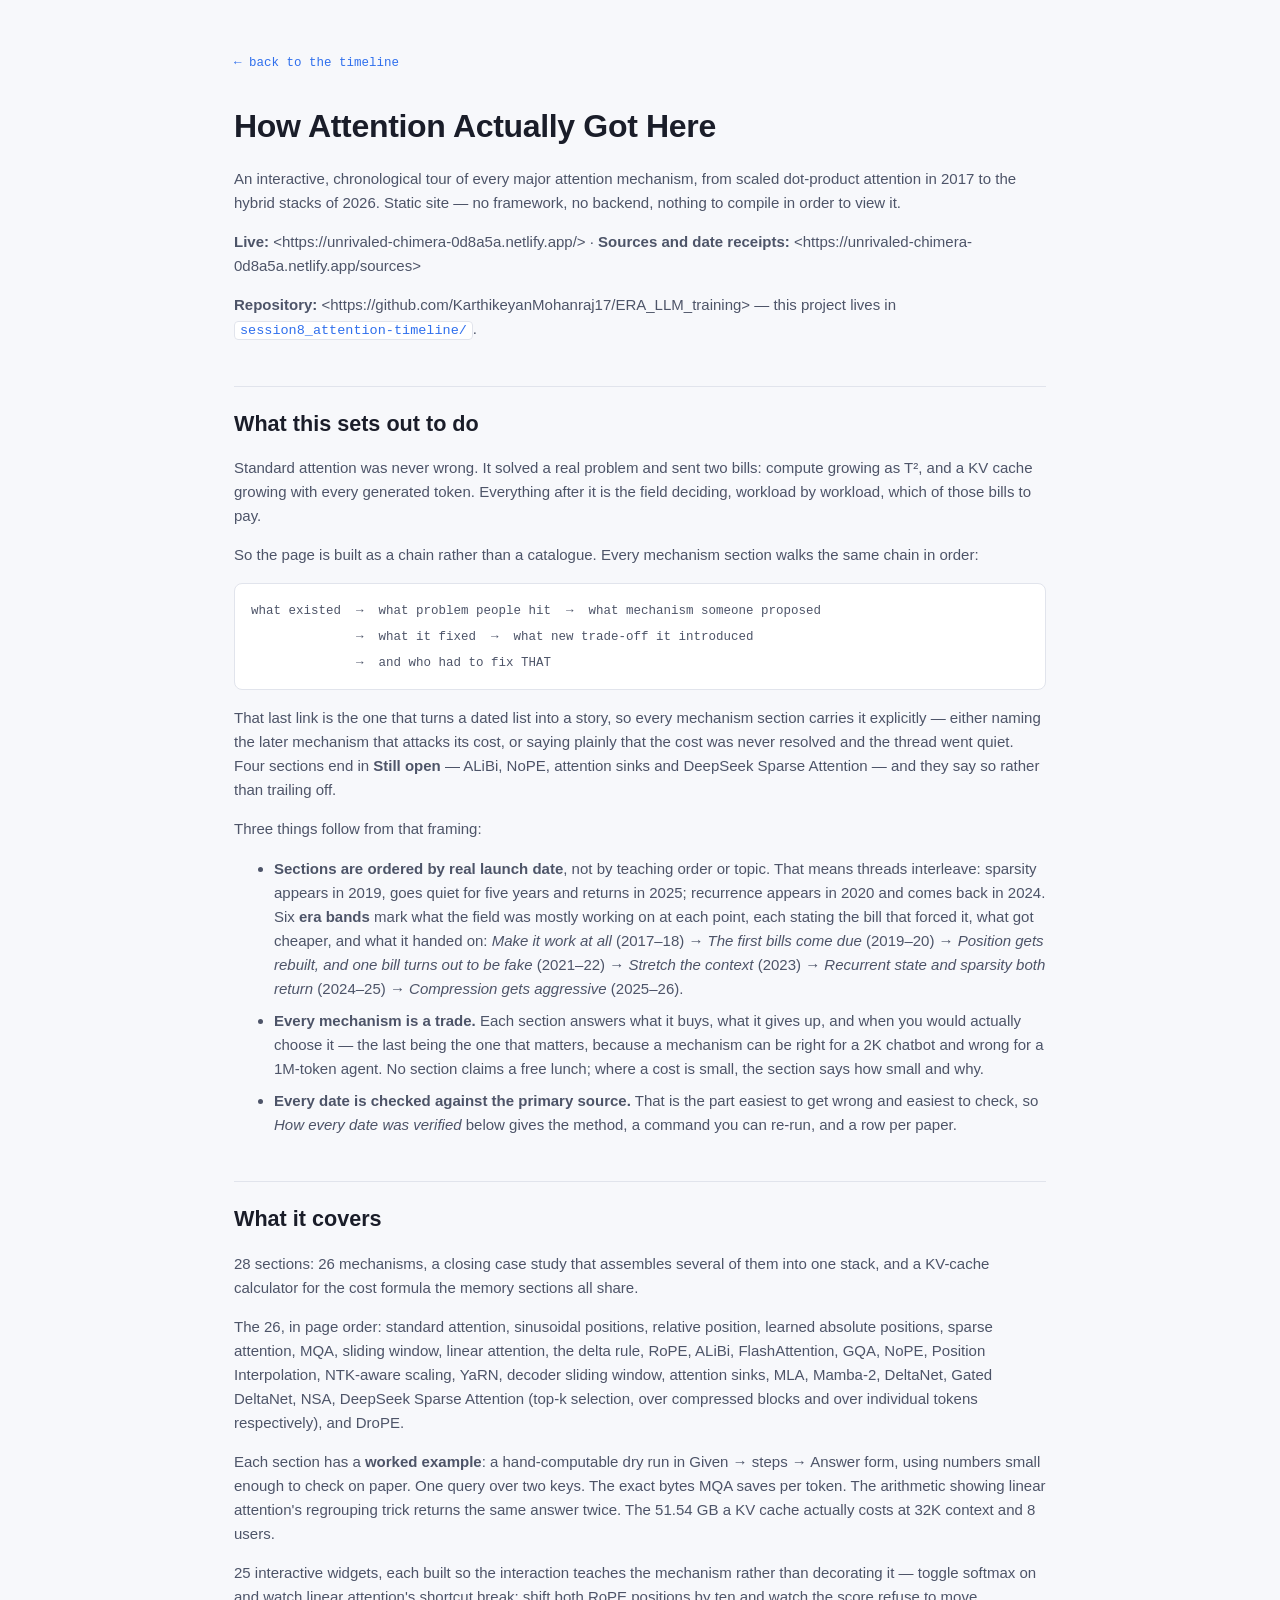
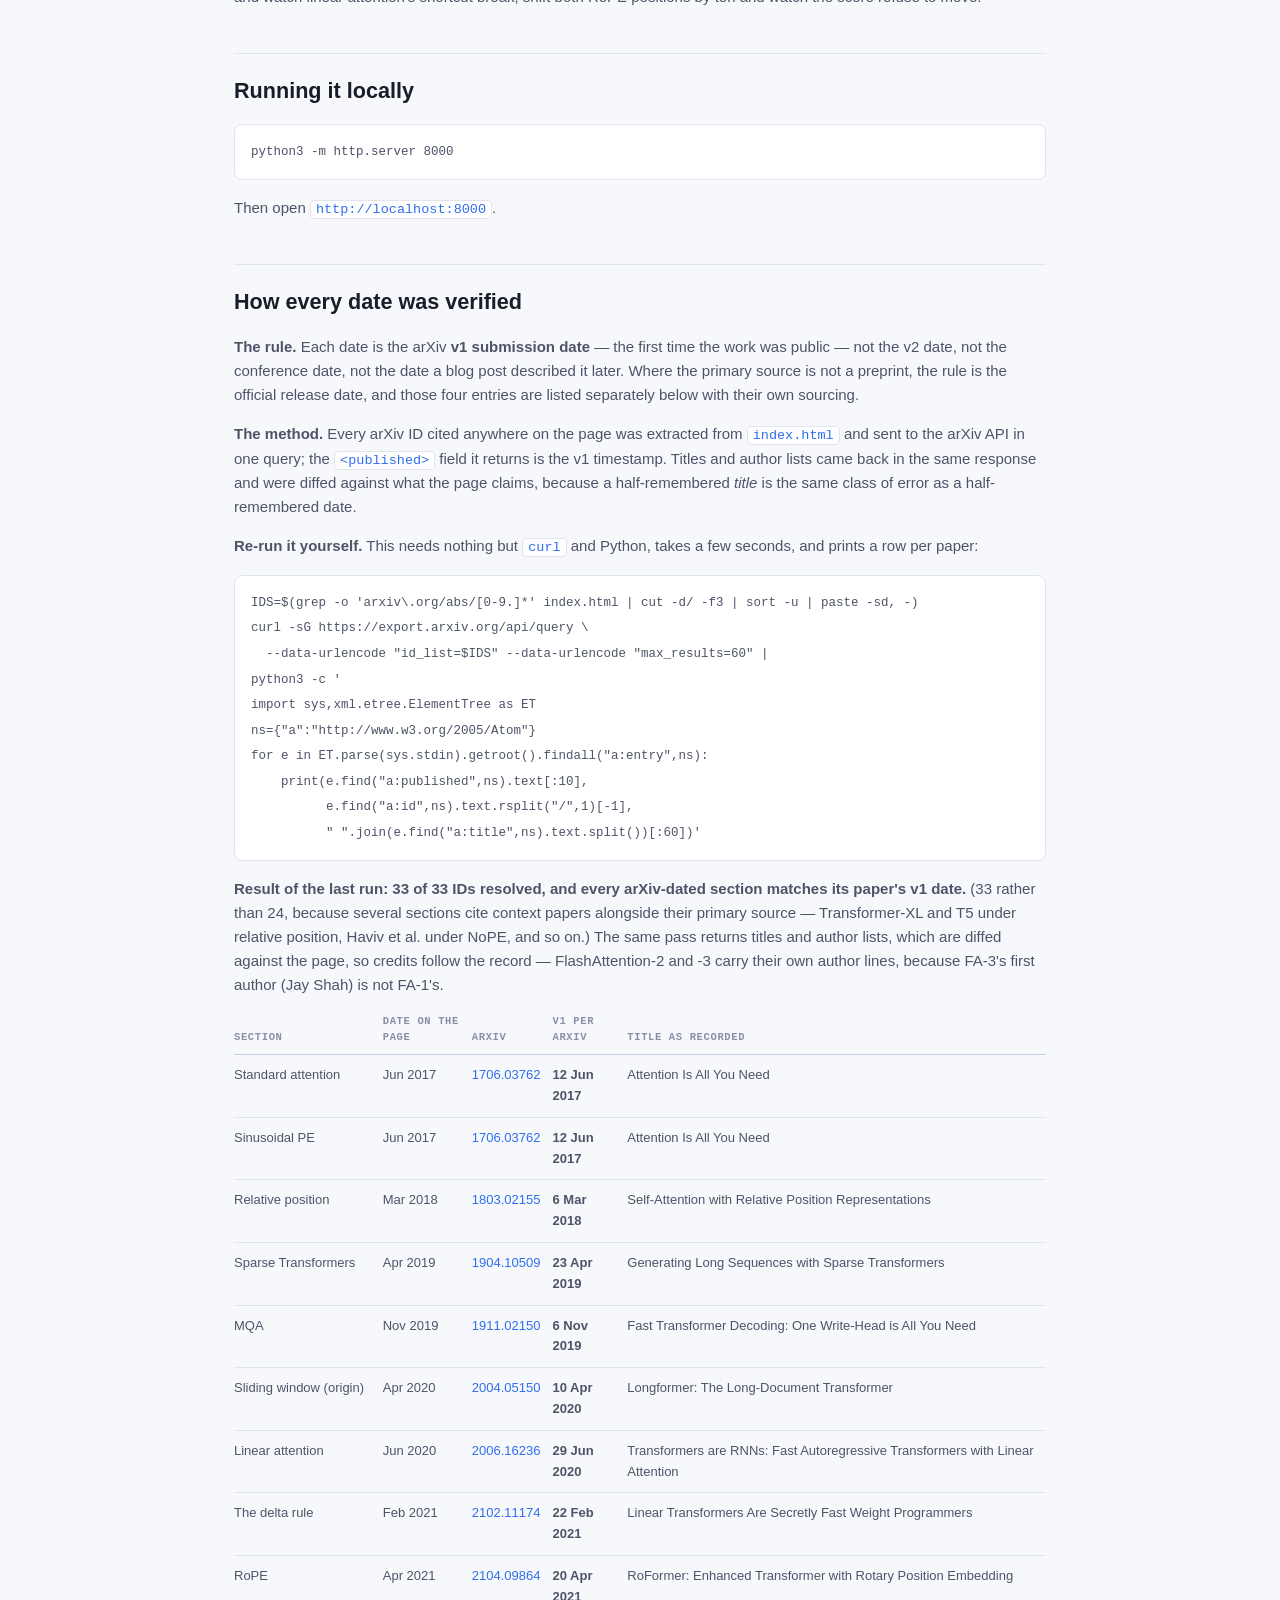
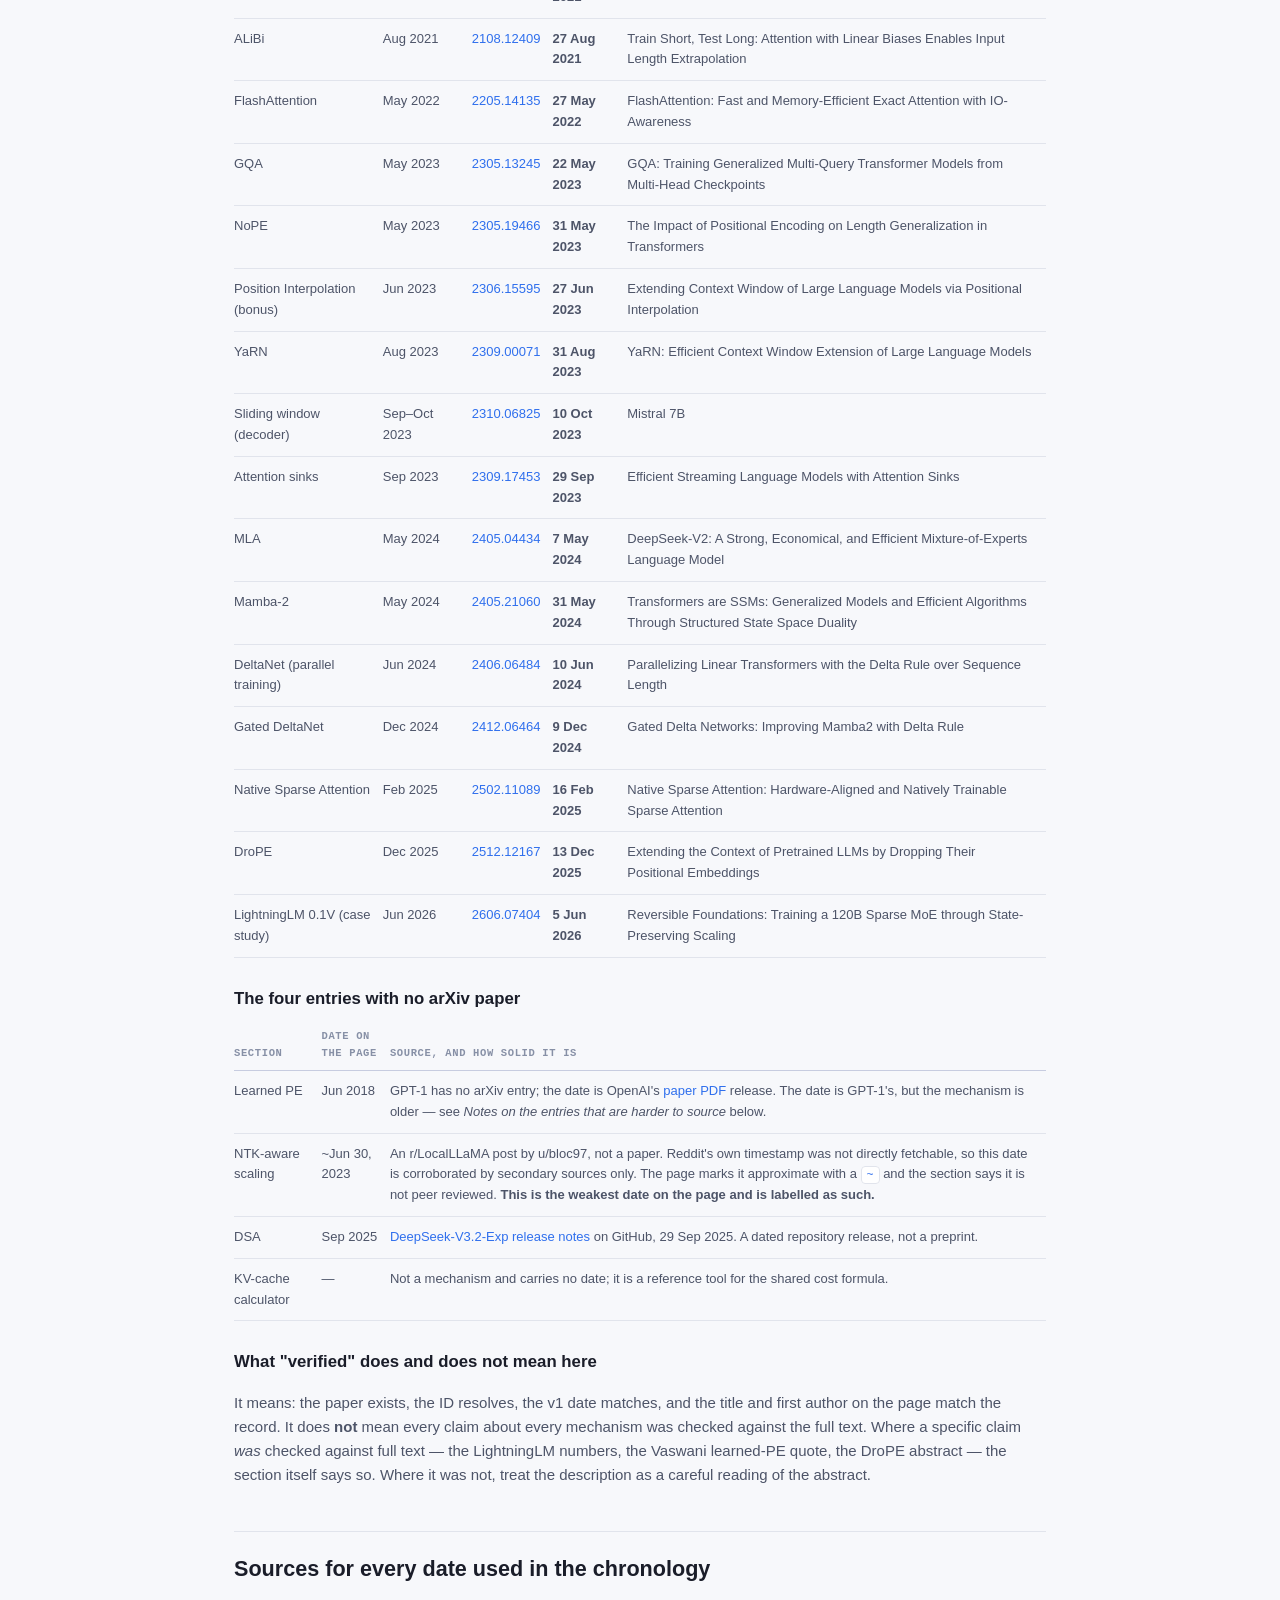
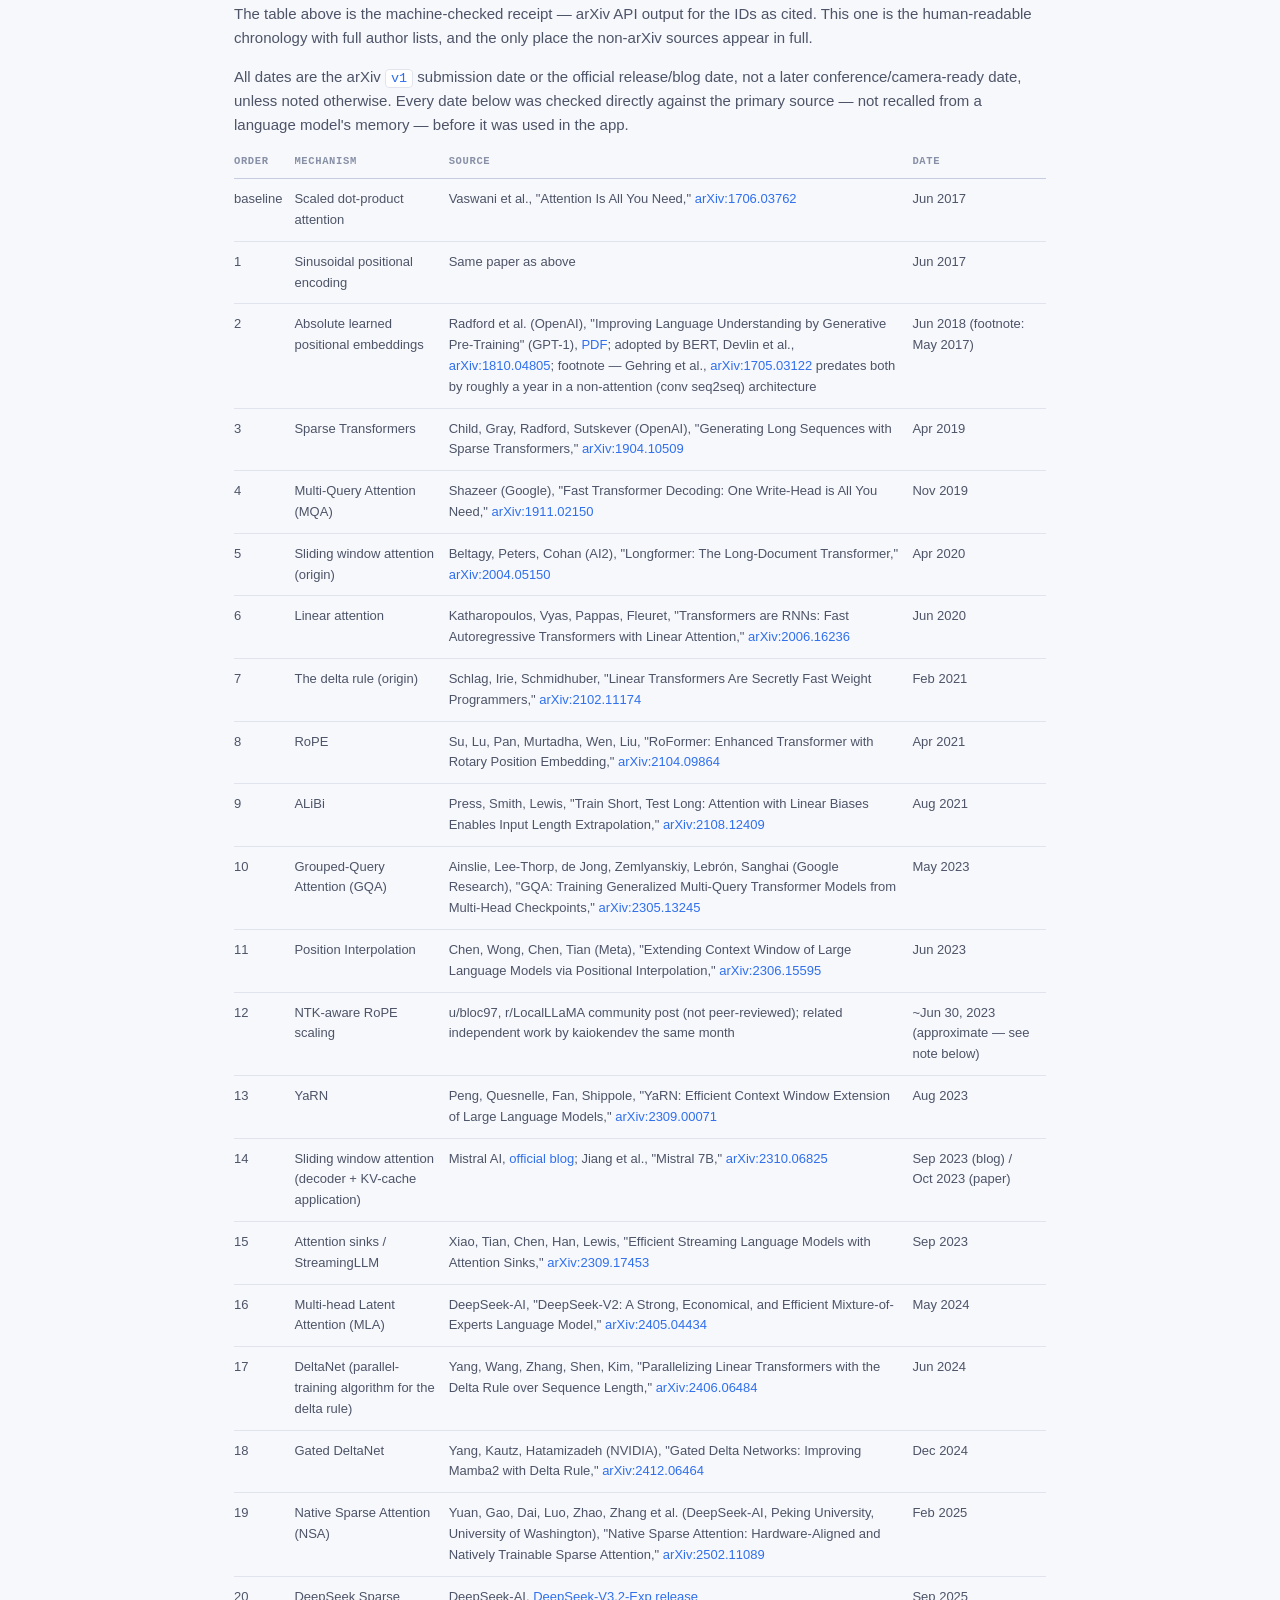
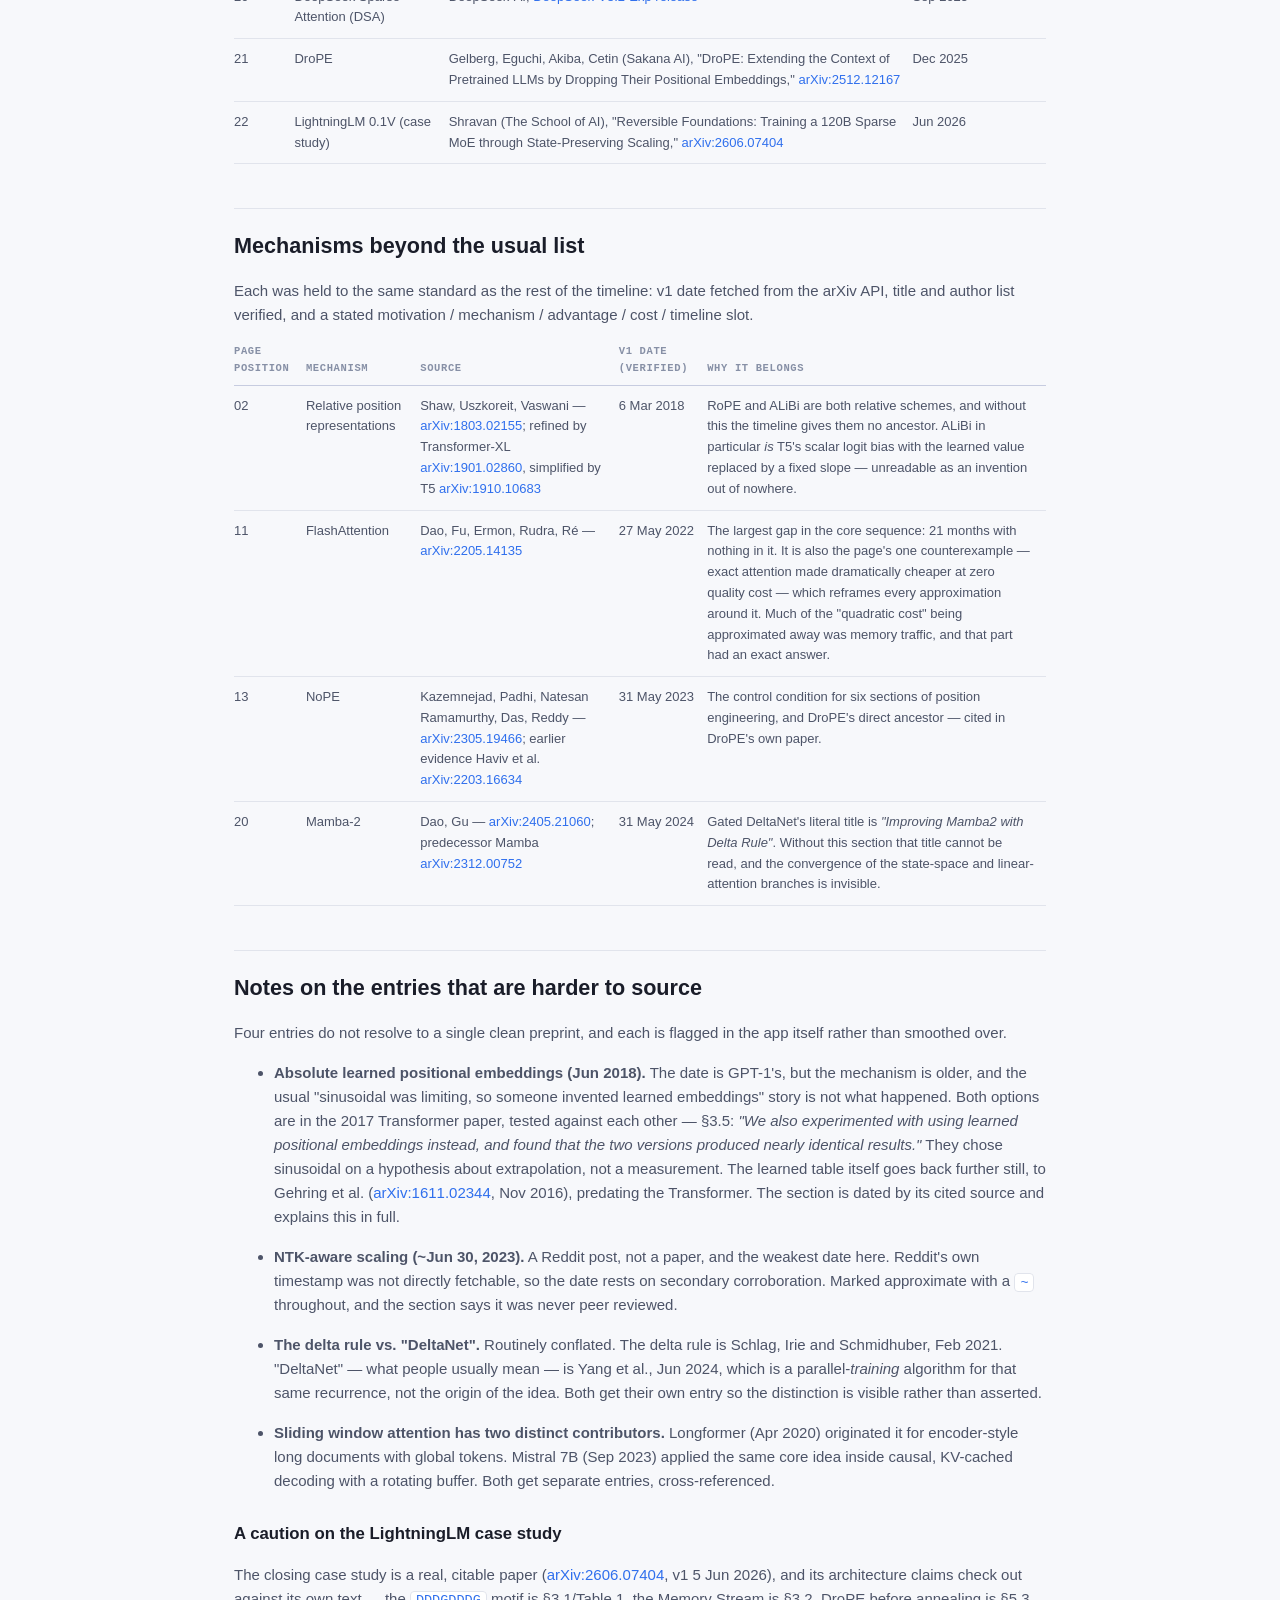
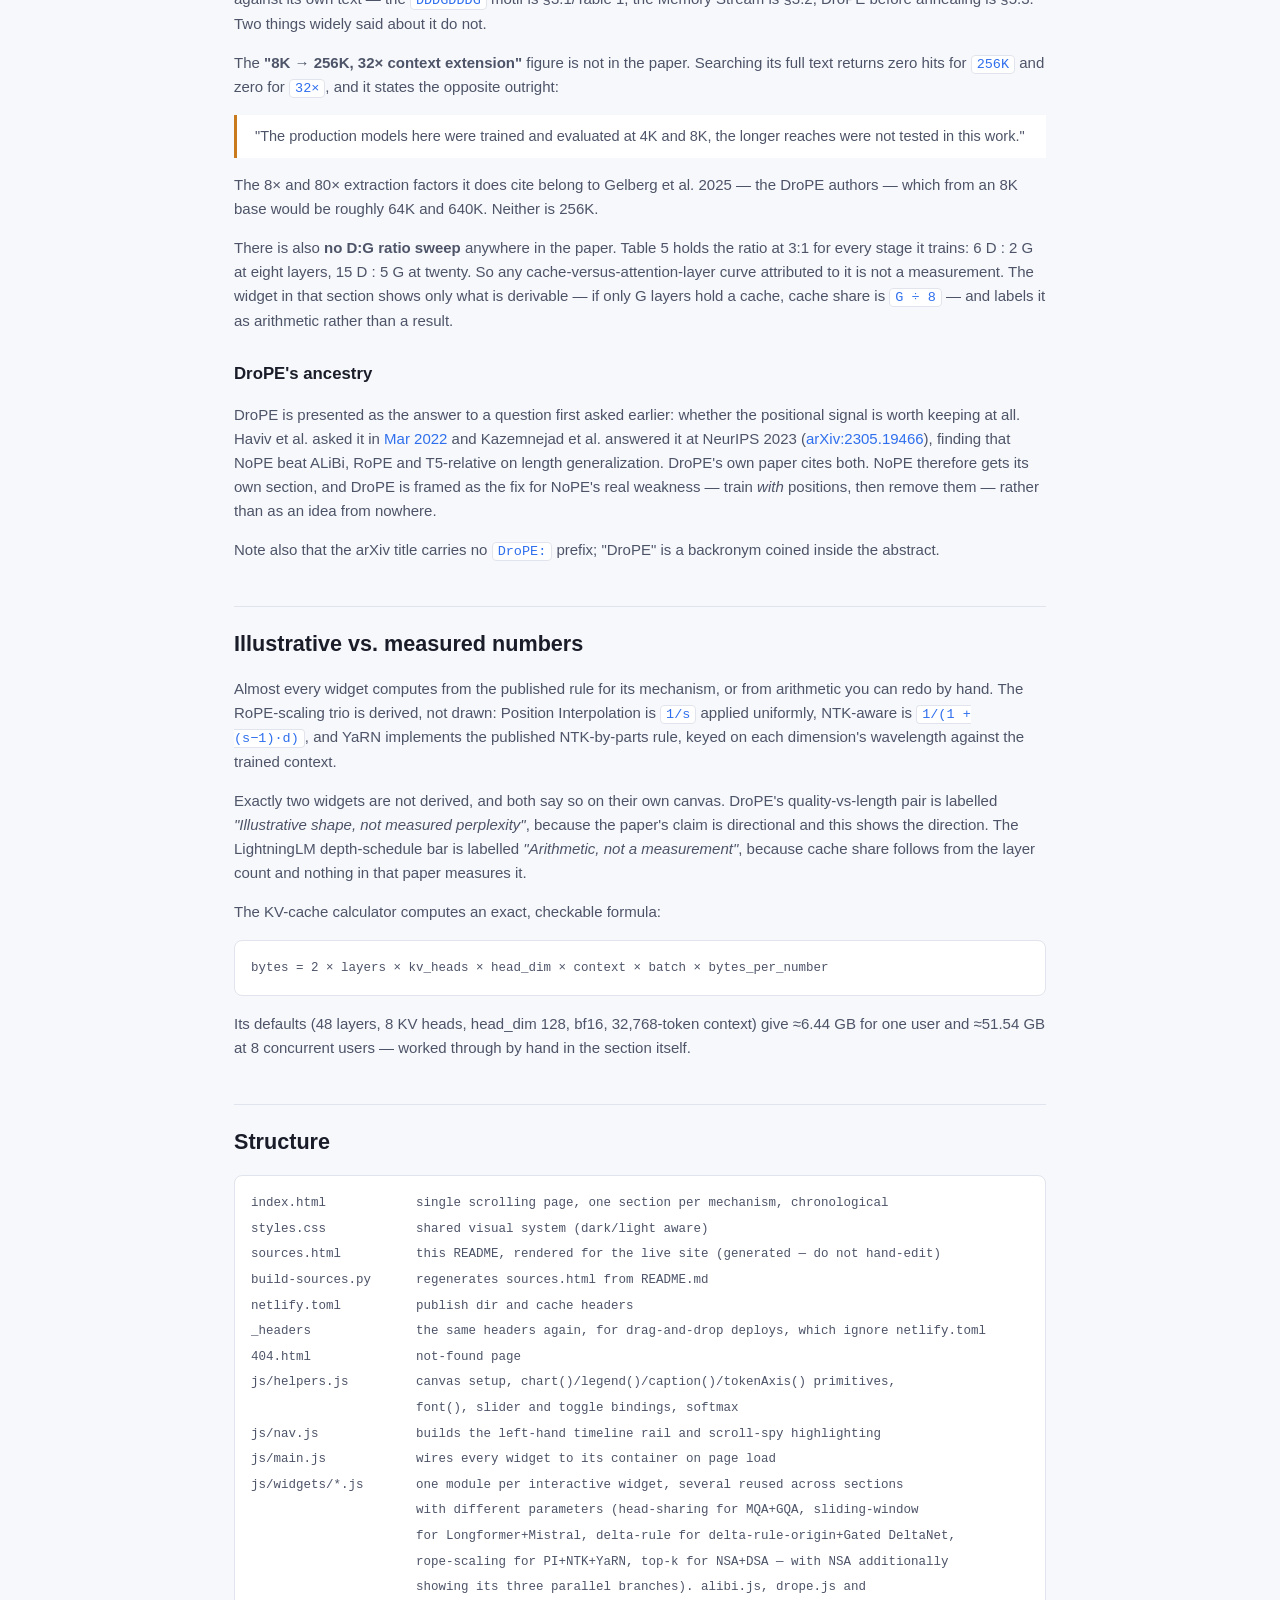
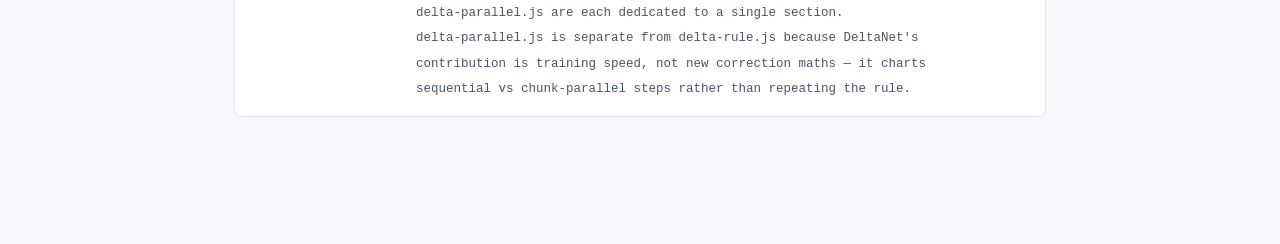
<file: sources.html>
<!doctype html>
<html lang="en">
<head>
<meta charset="utf-8" />
<meta name="viewport" content="width=device-width, initial-scale=1" />
<title>Sources — How Attention Actually Got Here</title>
<meta name="description" content="Every date in the attention timeline, with the primary source it was checked against and the method used to verify it." />
<link rel="icon" href="data:image/svg+xml,%3Csvg xmlns='http://www.w3.org/2000/svg' viewBox='0 0 32 32'%3E%3Crect width='32' height='32' rx='7' fill='%230b0d12'/%3E%3Cpath d='M6 22V10m0 0l10 12M16 10v12m0-12l10 12M26 10v12' stroke='%236ea8ff' stroke-width='2.4' fill='none' stroke-linecap='round'/%3E%3C/svg%3E" />
<link rel="stylesheet" href="styles.css" />
<style>
  .doc { max-width: 860px; margin: 0 auto; padding: 48px 24px 120px; }
  .doc h1 { font-size: 2rem; letter-spacing: -0.01em; margin: 0 0 8px; }
  .doc h2 { font-size: 1.35rem; margin: 44px 0 12px; padding-top: 20px; border-top: 1px solid var(--border); }
  .doc h3 { font-size: 1.05rem; margin: 28px 0 10px; color: var(--text); }
  .doc p, .doc li { color: var(--text-dim); font-size: 15px; }
  .doc li { margin-bottom: 8px; }
  .doc code { font-family: var(--mono); font-size: 0.9em; background: var(--bg-elevated);
               border: 1px solid var(--border); border-radius: 4px; padding: 1px 5px; color: var(--accent); }
  .doc pre { background: var(--bg-elevated); border: 1px solid var(--border); border-radius: 8px;
              padding: 14px 16px; overflow-x: auto; }
  .doc pre code { background: none; border: none; padding: 0; color: var(--text-dim); font-size: 12.5px; line-height: 1.7; }
  .doc blockquote { margin: 14px 0; padding: 10px 18px; border-left: 3px solid var(--accent-2);
                     background: var(--bg-elevated); color: var(--text-dim); font-size: 14.5px; }
  .table-wrap { overflow-x: auto; margin: 16px 0; }
  .doc table { border-collapse: collapse; width: 100%; min-width: 640px; font-size: 13px; }
  .doc th { text-align: left; font-family: var(--mono); font-size: 10.5px; text-transform: uppercase;
             letter-spacing: 0.06em; color: var(--text-faint); border-bottom: 1px solid var(--border-strong);
             padding: 0 12px 8px 0; vertical-align: bottom; }
  .doc td { padding: 10px 12px 10px 0; border-bottom: 1px solid var(--border);
             color: var(--text-dim); vertical-align: top; }
  .backlink { font-family: var(--mono); font-size: 12.5px; display: inline-block; margin-bottom: 28px; }
</style>
</head>
<body>
<div class="doc">
<a class="backlink" href="./">&#8592; back to the timeline</a>
<h1 id="how-attention-actually-got-here">How Attention Actually Got Here</h1>
<p>An interactive, chronological tour of every major attention mechanism, from scaled dot-product attention in 2017 to the hybrid stacks of 2026. Static site — no framework, no backend, nothing to compile in order to view it.</p>
<p><strong>Live:</strong> &lt;https://unrivaled-chimera-0d8a5a.netlify.app/&gt; · <strong>Sources and date receipts:</strong> &lt;https://unrivaled-chimera-0d8a5a.netlify.app/sources&gt;</p>
<p><strong>Repository:</strong> &lt;https://github.com/KarthikeyanMohanraj17/ERA_LLM_training&gt; — this project lives in <code>session8_attention-timeline/</code>.</p>
<h2 id="what-this-sets-out-to-do">What this sets out to do</h2>
<p>Standard attention was never wrong. It solved a real problem and sent two bills: compute growing as T², and a KV cache growing with every generated token. Everything after it is the field deciding, workload by workload, which of those bills to pay.</p>
<p>So the page is built as a chain rather than a catalogue. Every mechanism section walks the same chain in order:</p>
<pre><code>what existed  →  what problem people hit  →  what mechanism someone proposed
              →  what it fixed  →  what new trade-off it introduced
              →  and who had to fix THAT</code></pre>
<p>That last link is the one that turns a dated list into a story, so every mechanism section carries it explicitly — either naming the later mechanism that attacks its cost, or saying plainly that the cost was never resolved and the thread went quiet. Four sections end in <strong>Still open</strong> — ALiBi, NoPE, attention sinks and DeepSeek Sparse Attention — and they say so rather than trailing off.</p>
<p>Three things follow from that framing:</p>
<ul>
<li><strong>Sections are ordered by real launch date</strong>, not by teaching order or topic. That means threads interleave: sparsity appears in 2019, goes quiet for five years and returns in 2025; recurrence appears in 2020 and comes back in 2024. Six <strong>era bands</strong> mark what the field was mostly working on at each point, each stating the bill that forced it, what got cheaper, and what it handed on: <em>Make it work at all</em> (2017–18) → <em>The first bills come due</em> (2019–20) → <em>Position gets rebuilt, and one bill turns out to be fake</em> (2021–22) → <em>Stretch the context</em> (2023) → <em>Recurrent state and sparsity both return</em> (2024–25) → <em>Compression gets aggressive</em> (2025–26).</li>
<li><strong>Every mechanism is a trade.</strong> Each section answers what it buys, what it gives up, and when you would actually choose it — the last being the one that matters, because a mechanism can be right for a 2K chatbot and wrong for a 1M-token agent. No section claims a free lunch; where a cost is small, the section says how small and why.</li>
<li><strong>Every date is checked against the primary source.</strong> That is the part easiest to get wrong and easiest to check, so <em>How every date was verified</em> below gives the method, a command you can re-run, and a row per paper.</li>
</ul>
<h2 id="what-it-covers">What it covers</h2>
<p>28 sections: 26 mechanisms, a closing case study that assembles several of them into one stack, and a KV-cache calculator for the cost formula the memory sections all share.</p>
<p>The 26, in page order: standard attention, sinusoidal positions, relative position, learned absolute positions, sparse attention, MQA, sliding window, linear attention, the delta rule, RoPE, ALiBi, FlashAttention, GQA, NoPE, Position Interpolation, NTK-aware scaling, YaRN, decoder sliding window, attention sinks, MLA, Mamba-2, DeltaNet, Gated DeltaNet, NSA, DeepSeek Sparse Attention (top-k selection, over compressed blocks and over individual tokens respectively), and DroPE.</p>
<p>Each section has a <strong>worked example</strong>: a hand-computable dry run in Given → steps → Answer form, using numbers small enough to check on paper. One query over two keys. The exact bytes MQA saves per token. The arithmetic showing linear attention's regrouping trick returns the same answer twice. The 51.54 GB a KV cache actually costs at 32K context and 8 users.</p>
<p>25 interactive widgets, each built so the interaction teaches the mechanism rather than decorating it — toggle softmax on and watch linear attention's shortcut break; shift both RoPE positions by ten and watch the score refuse to move.</p>
<h2 id="running-it-locally">Running it locally</h2>
<pre><code>python3 -m http.server 8000</code></pre>
<p>Then open <code>http://localhost:8000</code>.</p>
<h2 id="how-every-date-was-verified">How every date was verified</h2>
<p><strong>The rule.</strong> Each date is the arXiv <strong>v1 submission date</strong> — the first time the work was public — not the v2 date, not the conference date, not the date a blog post described it later. Where the primary source is not a preprint, the rule is the official release date, and those four entries are listed separately below with their own sourcing.</p>
<p><strong>The method.</strong> Every arXiv ID cited anywhere on the page was extracted from <code>index.html</code> and sent to the arXiv API in one query; the <code>&lt;published&gt;</code> field it returns is the v1 timestamp. Titles and author lists came back in the same response and were diffed against what the page claims, because a half-remembered <em>title</em> is the same class of error as a half-remembered date.</p>
<p><strong>Re-run it yourself.</strong> This needs nothing but <code>curl</code> and Python, takes a few seconds, and prints a row per paper:</p>
<pre><code>IDS=$(grep -o 'arxiv\.org/abs/[0-9.]*' index.html | cut -d/ -f3 | sort -u | paste -sd, -)
curl -sG https://export.arxiv.org/api/query \
  --data-urlencode "id_list=$IDS" --data-urlencode "max_results=60" |
python3 -c '
import sys,xml.etree.ElementTree as ET
ns={"a":"http://www.w3.org/2005/Atom"}
for e in ET.parse(sys.stdin).getroot().findall("a:entry",ns):
    print(e.find("a:published",ns).text[:10],
          e.find("a:id",ns).text.rsplit("/",1)[-1],
          " ".join(e.find("a:title",ns).text.split())[:60])'</code></pre>
<p><strong>Result of the last run: 33 of 33 IDs resolved, and every arXiv-dated section matches its paper's v1 date.</strong> (33 rather than 24, because several sections cite context papers alongside their primary source — Transformer-XL and T5 under relative position, Haviv et al. under NoPE, and so on.) The same pass returns titles and author lists, which are diffed against the page, so credits follow the record — FlashAttention-2 and -3 carry their own author lines, because FA-3's first author (Jay Shah) is not FA-1's.</p>
<div class="table-wrap"><table><thead><tr><th>Section</th><th>Date on the page</th><th>arXiv</th><th>v1 per arXiv</th><th>Title as recorded</th></tr></thead><tbody>
<tr><td>Standard attention</td><td>Jun 2017</td><td><a href="https://arxiv.org/abs/1706.03762" target="_blank" rel="noopener">1706.03762</a></td><td><strong>12 Jun 2017</strong></td><td>Attention Is All You Need</td></tr>
<tr><td>Sinusoidal PE</td><td>Jun 2017</td><td><a href="https://arxiv.org/abs/1706.03762" target="_blank" rel="noopener">1706.03762</a></td><td><strong>12 Jun 2017</strong></td><td>Attention Is All You Need</td></tr>
<tr><td>Relative position</td><td>Mar 2018</td><td><a href="https://arxiv.org/abs/1803.02155" target="_blank" rel="noopener">1803.02155</a></td><td><strong>6 Mar 2018</strong></td><td>Self-Attention with Relative Position Representations</td></tr>
<tr><td>Sparse Transformers</td><td>Apr 2019</td><td><a href="https://arxiv.org/abs/1904.10509" target="_blank" rel="noopener">1904.10509</a></td><td><strong>23 Apr 2019</strong></td><td>Generating Long Sequences with Sparse Transformers</td></tr>
<tr><td>MQA</td><td>Nov 2019</td><td><a href="https://arxiv.org/abs/1911.02150" target="_blank" rel="noopener">1911.02150</a></td><td><strong>6 Nov 2019</strong></td><td>Fast Transformer Decoding: One Write-Head is All You Need</td></tr>
<tr><td>Sliding window (origin)</td><td>Apr 2020</td><td><a href="https://arxiv.org/abs/2004.05150" target="_blank" rel="noopener">2004.05150</a></td><td><strong>10 Apr 2020</strong></td><td>Longformer: The Long-Document Transformer</td></tr>
<tr><td>Linear attention</td><td>Jun 2020</td><td><a href="https://arxiv.org/abs/2006.16236" target="_blank" rel="noopener">2006.16236</a></td><td><strong>29 Jun 2020</strong></td><td>Transformers are RNNs: Fast Autoregressive Transformers with Linear Attention</td></tr>
<tr><td>The delta rule</td><td>Feb 2021</td><td><a href="https://arxiv.org/abs/2102.11174" target="_blank" rel="noopener">2102.11174</a></td><td><strong>22 Feb 2021</strong></td><td>Linear Transformers Are Secretly Fast Weight Programmers</td></tr>
<tr><td>RoPE</td><td>Apr 2021</td><td><a href="https://arxiv.org/abs/2104.09864" target="_blank" rel="noopener">2104.09864</a></td><td><strong>20 Apr 2021</strong></td><td>RoFormer: Enhanced Transformer with Rotary Position Embedding</td></tr>
<tr><td>ALiBi</td><td>Aug 2021</td><td><a href="https://arxiv.org/abs/2108.12409" target="_blank" rel="noopener">2108.12409</a></td><td><strong>27 Aug 2021</strong></td><td>Train Short, Test Long: Attention with Linear Biases Enables Input Length Extrapolation</td></tr>
<tr><td>FlashAttention</td><td>May 2022</td><td><a href="https://arxiv.org/abs/2205.14135" target="_blank" rel="noopener">2205.14135</a></td><td><strong>27 May 2022</strong></td><td>FlashAttention: Fast and Memory-Efficient Exact Attention with IO-Awareness</td></tr>
<tr><td>GQA</td><td>May 2023</td><td><a href="https://arxiv.org/abs/2305.13245" target="_blank" rel="noopener">2305.13245</a></td><td><strong>22 May 2023</strong></td><td>GQA: Training Generalized Multi-Query Transformer Models from Multi-Head Checkpoints</td></tr>
<tr><td>NoPE</td><td>May 2023</td><td><a href="https://arxiv.org/abs/2305.19466" target="_blank" rel="noopener">2305.19466</a></td><td><strong>31 May 2023</strong></td><td>The Impact of Positional Encoding on Length Generalization in Transformers</td></tr>
<tr><td>Position Interpolation (bonus)</td><td>Jun 2023</td><td><a href="https://arxiv.org/abs/2306.15595" target="_blank" rel="noopener">2306.15595</a></td><td><strong>27 Jun 2023</strong></td><td>Extending Context Window of Large Language Models via Positional Interpolation</td></tr>
<tr><td>YaRN</td><td>Aug 2023</td><td><a href="https://arxiv.org/abs/2309.00071" target="_blank" rel="noopener">2309.00071</a></td><td><strong>31 Aug 2023</strong></td><td>YaRN: Efficient Context Window Extension of Large Language Models</td></tr>
<tr><td>Sliding window (decoder)</td><td>Sep–Oct 2023</td><td><a href="https://arxiv.org/abs/2310.06825" target="_blank" rel="noopener">2310.06825</a></td><td><strong>10 Oct 2023</strong></td><td>Mistral 7B</td></tr>
<tr><td>Attention sinks</td><td>Sep 2023</td><td><a href="https://arxiv.org/abs/2309.17453" target="_blank" rel="noopener">2309.17453</a></td><td><strong>29 Sep 2023</strong></td><td>Efficient Streaming Language Models with Attention Sinks</td></tr>
<tr><td>MLA</td><td>May 2024</td><td><a href="https://arxiv.org/abs/2405.04434" target="_blank" rel="noopener">2405.04434</a></td><td><strong>7 May 2024</strong></td><td>DeepSeek-V2: A Strong, Economical, and Efficient Mixture-of-Experts Language Model</td></tr>
<tr><td>Mamba-2</td><td>May 2024</td><td><a href="https://arxiv.org/abs/2405.21060" target="_blank" rel="noopener">2405.21060</a></td><td><strong>31 May 2024</strong></td><td>Transformers are SSMs: Generalized Models and Efficient Algorithms Through Structured State Space Duality</td></tr>
<tr><td>DeltaNet (parallel training)</td><td>Jun 2024</td><td><a href="https://arxiv.org/abs/2406.06484" target="_blank" rel="noopener">2406.06484</a></td><td><strong>10 Jun 2024</strong></td><td>Parallelizing Linear Transformers with the Delta Rule over Sequence Length</td></tr>
<tr><td>Gated DeltaNet</td><td>Dec 2024</td><td><a href="https://arxiv.org/abs/2412.06464" target="_blank" rel="noopener">2412.06464</a></td><td><strong>9 Dec 2024</strong></td><td>Gated Delta Networks: Improving Mamba2 with Delta Rule</td></tr>
<tr><td>Native Sparse Attention</td><td>Feb 2025</td><td><a href="https://arxiv.org/abs/2502.11089" target="_blank" rel="noopener">2502.11089</a></td><td><strong>16 Feb 2025</strong></td><td>Native Sparse Attention: Hardware-Aligned and Natively Trainable Sparse Attention</td></tr>
<tr><td>DroPE</td><td>Dec 2025</td><td><a href="https://arxiv.org/abs/2512.12167" target="_blank" rel="noopener">2512.12167</a></td><td><strong>13 Dec 2025</strong></td><td>Extending the Context of Pretrained LLMs by Dropping Their Positional Embeddings</td></tr>
<tr><td>LightningLM 0.1V (case study)</td><td>Jun 2026</td><td><a href="https://arxiv.org/abs/2606.07404" target="_blank" rel="noopener">2606.07404</a></td><td><strong>5 Jun 2026</strong></td><td>Reversible Foundations: Training a 120B Sparse MoE through State-Preserving Scaling</td></tr>
</tbody></table></div>
<h3 id="the-four-entries-with-no-arxiv-paper">The four entries with no arXiv paper</h3>
<div class="table-wrap"><table><thead><tr><th>Section</th><th>Date on the page</th><th>Source, and how solid it is</th></tr></thead><tbody>
<tr><td>Learned PE</td><td>Jun 2018</td><td>GPT-1 has no arXiv entry; the date is OpenAI's <a href="https://cdn.openai.com/research-covers/language-unsupervised/language_understanding_paper.pdf" target="_blank" rel="noopener">paper PDF</a> release. The date is GPT-1's, but the mechanism is older — see <em>Notes on the entries that are harder to source</em> below.</td></tr>
<tr><td>NTK-aware scaling</td><td>~Jun 30, 2023</td><td>An r/LocalLLaMA post by u/bloc97, not a paper. Reddit's own timestamp was not directly fetchable, so this date is corroborated by secondary sources only. The page marks it approximate with a <code>~</code> and the section says it is not peer reviewed. <strong>This is the weakest date on the page and is labelled as such.</strong></td></tr>
<tr><td>DSA</td><td>Sep 2025</td><td><a href="https://github.com/deepseek-ai/DeepSeek-V3.2-Exp" target="_blank" rel="noopener">DeepSeek-V3.2-Exp release notes</a> on GitHub, 29 Sep 2025. A dated repository release, not a preprint.</td></tr>
<tr><td>KV-cache calculator</td><td>—</td><td>Not a mechanism and carries no date; it is a reference tool for the shared cost formula.</td></tr>
</tbody></table></div>
<h3 id="what-verified-does-and-does-not-mean-here">What "verified" does and does not mean here</h3>
<p>It means: the paper exists, the ID resolves, the v1 date matches, and the title and first author on the page match the record. It does <strong>not</strong> mean every claim about every mechanism was checked against the full text. Where a specific claim <em>was</em> checked against full text — the LightningLM numbers, the Vaswani learned-PE quote, the DroPE abstract — the section itself says so. Where it was not, treat the description as a careful reading of the abstract.</p>
<h2 id="sources-for-every-date-used-in-the-chronology">Sources for every date used in the chronology</h2>
<p>The table above is the machine-checked receipt — arXiv API output for the IDs as cited. This one is the human-readable chronology with full author lists, and the only place the non-arXiv sources appear in full.</p>
<p>All dates are the arXiv <code>v1</code> submission date or the official release/blog date, not a later conference/camera-ready date, unless noted otherwise. Every date below was checked directly against the primary source — not recalled from a language model's memory — before it was used in the app.</p>
<div class="table-wrap"><table><thead><tr><th>Order</th><th>Mechanism</th><th>Source</th><th>Date</th></tr></thead><tbody>
<tr><td>baseline</td><td>Scaled dot-product attention</td><td>Vaswani et al., "Attention Is All You Need," <a href="https://arxiv.org/abs/1706.03762" target="_blank" rel="noopener">arXiv:1706.03762</a></td><td>Jun 2017</td></tr>
<tr><td>1</td><td>Sinusoidal positional encoding</td><td>Same paper as above</td><td>Jun 2017</td></tr>
<tr><td>2</td><td>Absolute learned positional embeddings</td><td>Radford et al. (OpenAI), "Improving Language Understanding by Generative Pre-Training" (GPT-1), <a href="https://cdn.openai.com/research-covers/language-unsupervised/language_understanding_paper.pdf" target="_blank" rel="noopener">PDF</a>; adopted by BERT, Devlin et al., <a href="https://arxiv.org/abs/1810.04805" target="_blank" rel="noopener">arXiv:1810.04805</a>; footnote — Gehring et al., <a href="https://arxiv.org/abs/1705.03122" target="_blank" rel="noopener">arXiv:1705.03122</a> predates both by roughly a year in a non-attention (conv seq2seq) architecture</td><td>Jun 2018 (footnote: May 2017)</td></tr>
<tr><td>3</td><td>Sparse Transformers</td><td>Child, Gray, Radford, Sutskever (OpenAI), "Generating Long Sequences with Sparse Transformers," <a href="https://arxiv.org/abs/1904.10509" target="_blank" rel="noopener">arXiv:1904.10509</a></td><td>Apr 2019</td></tr>
<tr><td>4</td><td>Multi-Query Attention (MQA)</td><td>Shazeer (Google), "Fast Transformer Decoding: One Write-Head is All You Need," <a href="https://arxiv.org/abs/1911.02150" target="_blank" rel="noopener">arXiv:1911.02150</a></td><td>Nov 2019</td></tr>
<tr><td>5</td><td>Sliding window attention (origin)</td><td>Beltagy, Peters, Cohan (AI2), "Longformer: The Long-Document Transformer," <a href="https://arxiv.org/abs/2004.05150" target="_blank" rel="noopener">arXiv:2004.05150</a></td><td>Apr 2020</td></tr>
<tr><td>6</td><td>Linear attention</td><td>Katharopoulos, Vyas, Pappas, Fleuret, "Transformers are RNNs: Fast Autoregressive Transformers with Linear Attention," <a href="https://arxiv.org/abs/2006.16236" target="_blank" rel="noopener">arXiv:2006.16236</a></td><td>Jun 2020</td></tr>
<tr><td>7</td><td>The delta rule (origin)</td><td>Schlag, Irie, Schmidhuber, "Linear Transformers Are Secretly Fast Weight Programmers," <a href="https://arxiv.org/abs/2102.11174" target="_blank" rel="noopener">arXiv:2102.11174</a></td><td>Feb 2021</td></tr>
<tr><td>8</td><td>RoPE</td><td>Su, Lu, Pan, Murtadha, Wen, Liu, "RoFormer: Enhanced Transformer with Rotary Position Embedding," <a href="https://arxiv.org/abs/2104.09864" target="_blank" rel="noopener">arXiv:2104.09864</a></td><td>Apr 2021</td></tr>
<tr><td>9</td><td>ALiBi</td><td>Press, Smith, Lewis, "Train Short, Test Long: Attention with Linear Biases Enables Input Length Extrapolation," <a href="https://arxiv.org/abs/2108.12409" target="_blank" rel="noopener">arXiv:2108.12409</a></td><td>Aug 2021</td></tr>
<tr><td>10</td><td>Grouped-Query Attention (GQA)</td><td>Ainslie, Lee-Thorp, de Jong, Zemlyanskiy, Lebrón, Sanghai (Google Research), "GQA: Training Generalized Multi-Query Transformer Models from Multi-Head Checkpoints," <a href="https://arxiv.org/abs/2305.13245" target="_blank" rel="noopener">arXiv:2305.13245</a></td><td>May 2023</td></tr>
<tr><td>11</td><td>Position Interpolation</td><td>Chen, Wong, Chen, Tian (Meta), "Extending Context Window of Large Language Models via Positional Interpolation," <a href="https://arxiv.org/abs/2306.15595" target="_blank" rel="noopener">arXiv:2306.15595</a></td><td>Jun 2023</td></tr>
<tr><td>12</td><td>NTK-aware RoPE scaling</td><td>u/bloc97, r/LocalLLaMA community post (not peer-reviewed); related independent work by kaiokendev the same month</td><td>~Jun 30, 2023 (approximate — see note below)</td></tr>
<tr><td>13</td><td>YaRN</td><td>Peng, Quesnelle, Fan, Shippole, "YaRN: Efficient Context Window Extension of Large Language Models," <a href="https://arxiv.org/abs/2309.00071" target="_blank" rel="noopener">arXiv:2309.00071</a></td><td>Aug 2023</td></tr>
<tr><td>14</td><td>Sliding window attention (decoder + KV-cache application)</td><td>Mistral AI, <a href="https://mistral.ai/news/announcing-mistral-7b/" target="_blank" rel="noopener">official blog</a>; Jiang et al., "Mistral 7B," <a href="https://arxiv.org/abs/2310.06825" target="_blank" rel="noopener">arXiv:2310.06825</a></td><td>Sep 2023 (blog) / Oct 2023 (paper)</td></tr>
<tr><td>15</td><td>Attention sinks / StreamingLLM</td><td>Xiao, Tian, Chen, Han, Lewis, "Efficient Streaming Language Models with Attention Sinks," <a href="https://arxiv.org/abs/2309.17453" target="_blank" rel="noopener">arXiv:2309.17453</a></td><td>Sep 2023</td></tr>
<tr><td>16</td><td>Multi-head Latent Attention (MLA)</td><td>DeepSeek-AI, "DeepSeek-V2: A Strong, Economical, and Efficient Mixture-of-Experts Language Model," <a href="https://arxiv.org/abs/2405.04434" target="_blank" rel="noopener">arXiv:2405.04434</a></td><td>May 2024</td></tr>
<tr><td>17</td><td>DeltaNet (parallel-training algorithm for the delta rule)</td><td>Yang, Wang, Zhang, Shen, Kim, "Parallelizing Linear Transformers with the Delta Rule over Sequence Length," <a href="https://arxiv.org/abs/2406.06484" target="_blank" rel="noopener">arXiv:2406.06484</a></td><td>Jun 2024</td></tr>
<tr><td>18</td><td>Gated DeltaNet</td><td>Yang, Kautz, Hatamizadeh (NVIDIA), "Gated Delta Networks: Improving Mamba2 with Delta Rule," <a href="https://arxiv.org/abs/2412.06464" target="_blank" rel="noopener">arXiv:2412.06464</a></td><td>Dec 2024</td></tr>
<tr><td>19</td><td>Native Sparse Attention (NSA)</td><td>Yuan, Gao, Dai, Luo, Zhao, Zhang et al. (DeepSeek-AI, Peking University, University of Washington), "Native Sparse Attention: Hardware-Aligned and Natively Trainable Sparse Attention," <a href="https://arxiv.org/abs/2502.11089" target="_blank" rel="noopener">arXiv:2502.11089</a></td><td>Feb 2025</td></tr>
<tr><td>20</td><td>DeepSeek Sparse Attention (DSA)</td><td>DeepSeek-AI, <a href="https://github.com/deepseek-ai/DeepSeek-V3.2-Exp" target="_blank" rel="noopener">DeepSeek-V3.2-Exp release</a></td><td>Sep 2025</td></tr>
<tr><td>21</td><td>DroPE</td><td>Gelberg, Eguchi, Akiba, Cetin (Sakana AI), "DroPE: Extending the Context of Pretrained LLMs by Dropping Their Positional Embeddings," <a href="https://arxiv.org/abs/2512.12167" target="_blank" rel="noopener">arXiv:2512.12167</a></td><td>Dec 2025</td></tr>
<tr><td>22</td><td>LightningLM 0.1V (case study)</td><td>Shravan (The School of AI), "Reversible Foundations: Training a 120B Sparse MoE through State-Preserving Scaling," <a href="https://arxiv.org/abs/2606.07404" target="_blank" rel="noopener">arXiv:2606.07404</a></td><td>Jun 2026</td></tr>
</tbody></table></div>
<h2 id="mechanisms-beyond-the-usual-list">Mechanisms beyond the usual list</h2>
<p>Each was held to the same standard as the rest of the timeline: v1 date fetched from the arXiv API, title and author list verified, and a stated motivation / mechanism / advantage / cost / timeline slot.</p>
<div class="table-wrap"><table><thead><tr><th>Page position</th><th>Mechanism</th><th>Source</th><th>v1 date (verified)</th><th>Why it belongs</th></tr></thead><tbody>
<tr><td>02</td><td>Relative position representations</td><td>Shaw, Uszkoreit, Vaswani — <a href="https://arxiv.org/abs/1803.02155" target="_blank" rel="noopener">arXiv:1803.02155</a>; refined by Transformer-XL <a href="https://arxiv.org/abs/1901.02860" target="_blank" rel="noopener">arXiv:1901.02860</a>, simplified by T5 <a href="https://arxiv.org/abs/1910.10683" target="_blank" rel="noopener">arXiv:1910.10683</a></td><td>6 Mar 2018</td><td>RoPE and ALiBi are both relative schemes, and without this the timeline gives them no ancestor. ALiBi in particular <em>is</em> T5's scalar logit bias with the learned value replaced by a fixed slope — unreadable as an invention out of nowhere.</td></tr>
<tr><td>11</td><td>FlashAttention</td><td>Dao, Fu, Ermon, Rudra, Ré — <a href="https://arxiv.org/abs/2205.14135" target="_blank" rel="noopener">arXiv:2205.14135</a></td><td>27 May 2022</td><td>The largest gap in the core sequence: 21 months with nothing in it. It is also the page's one counterexample — exact attention made dramatically cheaper at zero quality cost — which reframes every approximation around it. Much of the "quadratic cost" being approximated away was memory traffic, and that part had an exact answer.</td></tr>
<tr><td>13</td><td>NoPE</td><td>Kazemnejad, Padhi, Natesan Ramamurthy, Das, Reddy — <a href="https://arxiv.org/abs/2305.19466" target="_blank" rel="noopener">arXiv:2305.19466</a>; earlier evidence Haviv et al. <a href="https://arxiv.org/abs/2203.16634" target="_blank" rel="noopener">arXiv:2203.16634</a></td><td>31 May 2023</td><td>The control condition for six sections of position engineering, and DroPE's direct ancestor — cited in DroPE's own paper.</td></tr>
<tr><td>20</td><td>Mamba-2</td><td>Dao, Gu — <a href="https://arxiv.org/abs/2405.21060" target="_blank" rel="noopener">arXiv:2405.21060</a>; predecessor Mamba <a href="https://arxiv.org/abs/2312.00752" target="_blank" rel="noopener">arXiv:2312.00752</a></td><td>31 May 2024</td><td>Gated DeltaNet's literal title is <em>"Improving Mamba2 with Delta Rule"</em>. Without this section that title cannot be read, and the convergence of the state-space and linear-attention branches is invisible.</td></tr>
</tbody></table></div>
<h2 id="notes-on-the-entries-that-are-harder-to-source">Notes on the entries that are harder to source</h2>
<p>Four entries do not resolve to a single clean preprint, and each is flagged in the app itself rather than smoothed over.</p>
<ul>
<li><strong>Absolute learned positional embeddings (Jun 2018).</strong> The date is GPT-1's, but the mechanism is older, and the usual "sinusoidal was limiting, so someone invented learned embeddings" story is not what happened. Both options are in the 2017 Transformer paper, tested against each other — §3.5: <em>"We also experimented with using learned positional embeddings instead, and found that the two versions produced nearly identical results."</em> They chose sinusoidal on a hypothesis about extrapolation, not a measurement. The learned table itself goes back further still, to Gehring et al. (<a href="https://arxiv.org/abs/1611.02344" target="_blank" rel="noopener">arXiv:1611.02344</a>, Nov 2016), predating the Transformer. The section is dated by its cited source and explains this in full.</li>
</ul>
<ul>
<li><strong>NTK-aware scaling (~Jun 30, 2023).</strong> A Reddit post, not a paper, and the weakest date here. Reddit's own timestamp was not directly fetchable, so the date rests on secondary corroboration. Marked approximate with a <code>~</code> throughout, and the section says it was never peer reviewed.</li>
</ul>
<ul>
<li><strong>The delta rule vs. "DeltaNet".</strong> Routinely conflated. The delta rule is Schlag, Irie and Schmidhuber, Feb 2021. "DeltaNet" — what people usually mean — is Yang et al., Jun 2024, which is a parallel-<em>training</em> algorithm for that same recurrence, not the origin of the idea. Both get their own entry so the distinction is visible rather than asserted.</li>
</ul>
<ul>
<li><strong>Sliding window attention has two distinct contributors.</strong> Longformer (Apr 2020) originated it for encoder-style long documents with global tokens. Mistral 7B (Sep 2023) applied the same core idea inside causal, KV-cached decoding with a rotating buffer. Both get separate entries, cross-referenced.</li>
</ul>
<h3 id="a-caution-on-the-lightninglm-case-study">A caution on the LightningLM case study</h3>
<p>The closing case study is a real, citable paper (<a href="https://arxiv.org/abs/2606.07404" target="_blank" rel="noopener">arXiv:2606.07404</a>, v1 5 Jun 2026), and its architecture claims check out against its own text — the <code>DDDGDDDG</code> motif is §3.1/Table 1, the Memory Stream is §3.2, DroPE before annealing is §5.3. Two things widely said about it do not.</p>
<p>The <strong>"8K → 256K, 32× context extension"</strong> figure is not in the paper. Searching its full text returns zero hits for <code>256K</code> and zero for <code>32×</code>, and it states the opposite outright:</p>
<blockquote>"The production models here were trained and evaluated at 4K and 8K, the longer reaches were not tested in this work."</blockquote>
<p>The 8× and 80× extraction factors it does cite belong to Gelberg et al. 2025 — the DroPE authors — which from an 8K base would be roughly 64K and 640K. Neither is 256K.</p>
<p>There is also <strong>no D:G ratio sweep</strong> anywhere in the paper. Table 5 holds the ratio at 3:1 for every stage it trains: 6 D : 2 G at eight layers, 15 D : 5 G at twenty. So any cache-versus-attention-layer curve attributed to it is not a measurement. The widget in that section shows only what is derivable — if only G layers hold a cache, cache share is <code>G ÷ 8</code> — and labels it as arithmetic rather than a result.</p>
<h3 id="drope-s-ancestry">DroPE's ancestry</h3>
<p>DroPE is presented as the answer to a question first asked earlier: whether the positional signal is worth keeping at all. Haviv et al. asked it in <a href="https://arxiv.org/abs/2203.16634" target="_blank" rel="noopener">Mar 2022</a> and Kazemnejad et al. answered it at NeurIPS 2023 (<a href="https://arxiv.org/abs/2305.19466" target="_blank" rel="noopener">arXiv:2305.19466</a>), finding that NoPE beat ALiBi, RoPE and T5-relative on length generalization. DroPE's own paper cites both. NoPE therefore gets its own section, and DroPE is framed as the fix for NoPE's real weakness — train <em>with</em> positions, then remove them — rather than as an idea from nowhere.</p>
<p>Note also that the arXiv title carries no <code>DroPE:</code> prefix; "DroPE" is a backronym coined inside the abstract.</p>
<h2 id="illustrative-vs-measured-numbers">Illustrative vs. measured numbers</h2>
<p>Almost every widget computes from the published rule for its mechanism, or from arithmetic you can redo by hand. The RoPE-scaling trio is derived, not drawn: Position Interpolation is <code>1/s</code> applied uniformly, NTK-aware is <code>1/(1 + (s−1)·d)</code>, and YaRN implements the published NTK-by-parts rule, keyed on each dimension's wavelength against the trained context.</p>
<p>Exactly two widgets are not derived, and both say so on their own canvas. DroPE's quality-vs-length pair is labelled <em>"Illustrative shape, not measured perplexity"</em>, because the paper's claim is directional and this shows the direction. The LightningLM depth-schedule bar is labelled <em>"Arithmetic, not a measurement"</em>, because cache share follows from the layer count and nothing in that paper measures it.</p>
<p>The KV-cache calculator computes an exact, checkable formula:</p>
<pre><code>bytes = 2 × layers × kv_heads × head_dim × context × batch × bytes_per_number</code></pre>
<p>Its defaults (48 layers, 8 KV heads, head_dim 128, bf16, 32,768-token context) give ≈6.44 GB for one user and ≈51.54 GB at 8 concurrent users — worked through by hand in the section itself.</p>
<h2 id="structure">Structure</h2>
<pre><code>index.html            single scrolling page, one section per mechanism, chronological
styles.css            shared visual system (dark/light aware)
sources.html          this README, rendered for the live site (generated — do not hand-edit)
build-sources.py      regenerates sources.html from README.md
netlify.toml          publish dir and cache headers
_headers              the same headers again, for drag-and-drop deploys, which ignore netlify.toml
404.html              not-found page
js/helpers.js         canvas setup, chart()/legend()/caption()/tokenAxis() primitives,
                      font(), slider and toggle bindings, softmax
js/nav.js             builds the left-hand timeline rail and scroll-spy highlighting
js/main.js            wires every widget to its container on page load
js/widgets/*.js       one module per interactive widget, several reused across sections
                      with different parameters (head-sharing for MQA+GQA, sliding-window
                      for Longformer+Mistral, delta-rule for delta-rule-origin+Gated DeltaNet,
                      rope-scaling for PI+NTK+YaRN, top-k for NSA+DSA — with NSA additionally
                      showing its three parallel branches). alibi.js, drope.js and
                      delta-parallel.js are each dedicated to a single section.
                      delta-parallel.js is separate from delta-rule.js because DeltaNet's
                      contribution is training speed, not new correction maths — it charts
                      sequential vs chunk-parallel steps rather than repeating the rule.</code></pre>
</div>
</body>
</html>
</file>
<file: styles.css>
:root {
  --bg: #0b0d12;
  --bg-elevated: #12151d;
  --bg-card: #161a24;
  --border: #262b38;
  --border-strong: #3a4256;
  --text: #e8eaf0;
  --text-dim: #a6adc0;
  --text-faint: #6b7286;
  --accent: #6ea8ff;
  --accent-soft: #2a3f66;
  --accent-2: #ffb454;
  --good: #6fcf97;
  --bad: #f2789f;
  --mono: "SF Mono", "JetBrains Mono", "Fira Code", ui-monospace, Menlo, Consolas, monospace;
  --sans: -apple-system, BlinkMacSystemFont, "Segoe UI", Inter, Roboto, sans-serif;
  --radius: 10px;
  --nav-width: 220px;
}

@media (prefers-color-scheme: light) {
  :root {
    --bg: #f7f8fb;
    --bg-elevated: #ffffff;
    --bg-card: #ffffff;
    --border: #e1e4ec;
    --border-strong: #c7cce0;
    --text: #1a1d29;
    --text-dim: #4d5468;
    --text-faint: #8790a6;
    --accent: #2f6fed;
    --accent-soft: #dce6ff;
    --accent-2: #c97a1c;
    --good: #1f9d63;
    --bad: #d13c6c;
  }
}

* { box-sizing: border-box; }

html { scroll-behavior: smooth; }

body {
  margin: 0;
  background: var(--bg);
  color: var(--text);
  font-family: var(--sans);
  line-height: 1.6;
  font-size: 16px;
}

a { color: var(--accent); text-decoration: none; }
a:hover { text-decoration: underline; }

code, .mono { font-family: var(--mono); }

/* ---------- Layout shell ---------- */

.layout {
  display: flex;
  max-width: 1180px;
  margin: 0 auto;
}

.rail {
  position: sticky;
  top: 0;
  height: 100vh;
  width: var(--nav-width);
  flex: none;
  overflow-y: auto;
  padding: 24px 12px 24px 20px;
  border-right: 1px solid var(--border);
}

.rail-title {
  font-size: 12px;
  text-transform: uppercase;
  letter-spacing: 0.08em;
  color: var(--text-faint);
  margin-bottom: 12px;
}

.rail-list {
  list-style: none;
  margin: 0;
  padding: 0;
  border-left: 2px solid var(--border);
}

.rail-list li { position: relative; }

.rail-link {
  display: block;
  padding: 6px 0 6px 14px;
  font-size: 12.5px;
  color: var(--text-faint);
  line-height: 1.35;
  border-left: 2px solid transparent;
  margin-left: -2px;
}

.rail-link .rail-date {
  display: block;
  font-family: var(--mono);
  font-size: 10.5px;
  color: var(--text-faint);
  opacity: 0.8;
}

.rail-link:hover { color: var(--text); text-decoration: none; }

.rail-link.active {
  color: var(--accent);
  border-left-color: var(--accent);
  font-weight: 600;
}

.main {
  flex: 1;
  min-width: 0;
  padding: 0 28px 120px 40px;
}

@media (max-width: 900px) {
  .rail { display: none; }
  .main { padding: 0 20px 100px; }
}

/* ---------- Hero ---------- */

.hero {
  padding: 80px 0 48px;
  border-bottom: 1px solid var(--border);
}

.hero h1 {
  font-size: 2.4rem;
  line-height: 1.15;
  margin: 0 0 16px;
  letter-spacing: -0.01em;
}

.hero p {
  color: var(--text-dim);
  max-width: 640px;
  font-size: 1.05rem;
}

.hero .eyebrow {
  font-family: var(--mono);
  font-size: 12.5px;
  text-transform: uppercase;
  letter-spacing: 0.08em;
  color: var(--accent);
  margin-bottom: 14px;
}

/* ---------- Sections ---------- */

section.mech {
  padding: 72px 0;
  border-bottom: 1px solid var(--border);
  scroll-margin-top: 24px;
}

section.mech:last-of-type { border-bottom: none; }

.mech-meta {
  display: flex;
  align-items: baseline;
  gap: 12px;
  font-family: var(--mono);
  font-size: 13px;
  color: var(--text-faint);
  margin-bottom: 10px;
}

.mech-order {
  color: var(--accent);
  font-weight: 700;
}

.mech-date { color: var(--accent-2); }

.mech h2 {
  font-size: 1.65rem;
  margin: 0 0 6px;
  letter-spacing: -0.005em;
}

.mech-source {
  font-size: 13px;
  color: var(--text-faint);
  margin-bottom: 28px;
}

.mech-source a { color: var(--text-dim); }

.flow {
  display: flex;
  flex-direction: column;
  gap: 0;
  margin-bottom: 28px;
}

.flow-step {
  padding: 14px 18px;
  border-left: 3px solid var(--border-strong);
  background: var(--bg-elevated);
  border-radius: 0 8px 8px 0;
  margin-bottom: 10px;
}

.flow-step .label {
  font-family: var(--mono);
  font-size: 10.5px;
  text-transform: uppercase;
  letter-spacing: 0.07em;
  color: var(--text-faint);
  margin-bottom: 4px;
}

.flow-step.problem { border-left-color: var(--text-faint); }
.flow-step.fix { border-left-color: var(--good); }
.flow-step.cost { border-left-color: var(--bad); }
.flow-step.choose { border-left-color: var(--accent); }

.flow-step p { margin: 0; color: var(--text); font-size: 14.5px; }

.flow-step ul {
  margin: 0;
  padding-left: 20px;
  color: var(--text);
  font-size: 14.5px;
  display: flex;
  flex-direction: column;
  gap: 7px;
}

.flow-step li { padding-left: 2px; }
.flow-step li::marker { color: var(--text-faint); }
.flow-step li code { font-size: 0.92em; }

.mech-body p {
  margin: 0 0 16px;
  color: var(--text);
}

.mech-body p.dim { color: var(--text-dim); }

.mech-body strong { color: var(--text); }

.callout {
  background: var(--accent-soft);
  border: 1px solid var(--border-strong);
  border-radius: var(--radius);
  padding: 14px 16px;
  font-size: 14px;
  color: var(--text-dim);
  margin: 20px 0;
}

.callout strong { color: var(--text); }

/* ---------- Widget card ---------- */

.widget {
  background: var(--bg-card);
  border: 1px solid var(--border);
  border-radius: var(--radius);
  padding: 20px 22px;
  margin: 24px 0;
}

.widget-title {
  font-family: var(--mono);
  font-size: 11.5px;
  text-transform: uppercase;
  letter-spacing: 0.06em;
  color: var(--text-faint);
  margin-bottom: 14px;
}

/* Canvases keep a minimum drawable width and scroll inside their own
   container on narrow screens, rather than squashing axes into the gutter. */
.canvas-scroll {
  overflow-x: auto;
  overflow-y: hidden;
  border-radius: 6px;
}

.widget canvas {
  width: 100%;
  min-width: 640px;
  display: block;
  border-radius: 6px;
  background: var(--bg);
}

.widget-controls {
  display: flex;
  flex-wrap: wrap;
  gap: 14px 22px;
  align-items: center;
  margin-top: 14px;
  font-size: 13px;
  color: var(--text-dim);
}

.ctrl {
  display: flex;
  align-items: center;
  gap: 8px;
}

.ctrl label { white-space: nowrap; }

.ctrl input[type="range"] {
  accent-color: var(--accent);
  width: 130px;
}

.ctrl output, .ctrl .val {
  font-family: var(--mono);
  color: var(--accent);
  min-width: 2.5em;
  display: inline-block;
}

button.toggle {
  font-family: var(--mono);
  font-size: 12.5px;
  background: var(--bg-elevated);
  border: 1px solid var(--border-strong);
  color: var(--text-dim);
  padding: 6px 12px;
  border-radius: 6px;
  cursor: pointer;
}

button.toggle:hover { border-color: var(--accent); color: var(--text); }

button.toggle.on {
  background: var(--accent-soft);
  border-color: var(--accent);
  color: var(--accent);
}

.widget-readout {
  margin-top: 10px;
  font-family: var(--mono);
  font-size: 12.5px;
  color: var(--text-dim);
}

.widget-readout .hi { color: var(--accent); }
.widget-readout .warn { color: var(--bad); }
.widget-readout .ok { color: var(--good); }

/* ---------- Worked example (short math dry-run, given -> steps -> answer) ---------- */

.worked-example {
  background: var(--bg-elevated);
  border: 1px solid var(--border-strong);
  border-left: 3px solid var(--accent-2);
  border-radius: 0 8px 8px 0;
  padding: 16px 20px 18px;
  margin: 20px 0;
}

.worked-example .we-label {
  font-family: var(--mono);
  font-size: 10.5px;
  text-transform: uppercase;
  letter-spacing: 0.07em;
  color: var(--accent-2);
  margin-bottom: 12px;
}

.we-tag {
  display: inline-block;
  font-family: var(--mono);
  font-size: 10px;
  text-transform: uppercase;
  letter-spacing: 0.06em;
  color: var(--text-faint);
  min-width: 52px;
}

.worked-example .we-given {
  font-size: 13.5px;
  color: var(--text-dim);
  padding-bottom: 12px;
  margin-bottom: 4px;
  border-bottom: 1px solid var(--border);
  display: flex;
  gap: 10px;
}

.worked-example .we-given code { color: var(--accent); }

.we-steps {
  list-style: none;
  counter-reset: we-step;
  margin: 10px 0;
  padding: 0;
}

.we-steps > li {
  counter-increment: we-step;
  position: relative;
  padding: 8px 0 8px 34px;
  border-bottom: 1px dashed var(--border);
}

.we-steps > li:last-child { border-bottom: none; }

.we-steps > li::before {
  content: counter(we-step);
  position: absolute;
  left: 0;
  top: 8px;
  width: 22px;
  height: 22px;
  border-radius: 50%;
  background: var(--accent-soft);
  color: var(--accent);
  font-family: var(--mono);
  font-size: 11.5px;
  font-weight: 700;
  display: flex;
  align-items: center;
  justify-content: center;
}

.we-step-label {
  display: block;
  font-size: 13px;
  color: var(--text-dim);
  margin-bottom: 4px;
}

.we-math {
  font-family: var(--mono);
  font-size: 13.5px;
  color: var(--text);
  background: var(--bg);
  border: 1px solid var(--border);
  border-radius: 6px;
  padding: 6px 10px;
  display: inline-block;
  white-space: pre-line;
  line-height: 1.6;
}

.worked-example .we-answer {
  margin-top: 12px;
  padding-top: 12px;
  border-top: 1px solid var(--border);
  display: flex;
  gap: 10px;
  align-items: baseline;
}

.worked-example .we-answer .we-tag { color: var(--good); }
.worked-example .we-answer-text { font-size: 14px; color: var(--good); font-weight: 600; }
.worked-example .we-answer-text .we-math { color: var(--good); border-color: var(--good); }
.worked-example .we-note { font-size: 13px; color: var(--text-faint); margin-top: 10px; }

/* ---------- Footer ---------- */

footer {
  padding: 60px 0 40px;
  color: var(--text-faint);
  font-size: 13px;
}

footer a { color: var(--text-dim); }

/* ---------- The fifth link: what the next paper had to fix ---------- */

.flow-step.handoff {
  border-left-color: var(--accent-2);
  background: linear-gradient(90deg, var(--accent-soft) 0%, var(--bg-elevated) 60%);
}

.flow-step.handoff .label { color: var(--accent-2); }

/* ---------- Era bands: the field-priority arc, made structural ---------- */

.era-band {
  margin: 72px 0 8px;
  padding: 22px 26px 20px;
  border: 1px solid var(--border-strong);
  border-top: 3px solid var(--accent);
  border-radius: 0 0 var(--radius) var(--radius);
  background: var(--bg-elevated);
  scroll-margin-top: 24px;
}

.era-band .era-years {
  font-family: var(--mono);
  font-size: 11.5px;
  letter-spacing: 0.08em;
  text-transform: uppercase;
  color: var(--accent);
  margin-bottom: 6px;
}

.era-band .era-name {
  font-size: 1.35rem;
  margin: 0 0 14px;
  letter-spacing: -0.005em;
}

.era-facts {
  display: grid;
  grid-template-columns: minmax(120px, max-content) 1fr;
  gap: 8px 18px;
  margin: 0;
  font-size: 14px;
}

.era-facts dt {
  font-family: var(--mono);
  font-size: 10.5px;
  text-transform: uppercase;
  letter-spacing: 0.06em;
  color: var(--text-faint);
  padding-top: 3px;
}

.era-facts dd { margin: 0; color: var(--text-dim); }

@media (max-width: 640px) {
  .era-facts { grid-template-columns: 1fr; gap: 2px 0; }
  .era-facts dt { padding-top: 10px; }
}

/* ---------- Rail: era headings so the arc is visible while scrolling ---------- */

.rail-era {
  font-family: var(--mono);
  font-size: 10px;
  text-transform: uppercase;
  letter-spacing: 0.07em;
  color: var(--accent);
  padding: 14px 0 4px 14px;
  margin-left: -2px;
  border-left: 2px solid transparent;
  opacity: 0.85;
}

.rail-list li:first-child .rail-era { padding-top: 2px; }

/* ---------- Synthesis table ---------- */

.synth-table-wrap { overflow-x: auto; margin: 20px 0; }

.synth-table {
  border-collapse: collapse;
  width: 100%;
  min-width: 720px;
  font-size: 13.5px;
}

.synth-table th {
  text-align: left;
  font-family: var(--mono);
  font-size: 10.5px;
  text-transform: uppercase;
  letter-spacing: 0.06em;
  color: var(--text-faint);
  border-bottom: 1px solid var(--border-strong);
  padding: 0 14px 8px 0;
  vertical-align: bottom;
}

.synth-table td {
  padding: 12px 14px 12px 0;
  border-bottom: 1px solid var(--border);
  color: var(--text-dim);
  vertical-align: top;
}

.synth-table td:first-child { color: var(--text); white-space: nowrap; }
.synth-table tr:last-child td { border-bottom: none; }

.synth-cites { color: var(--text-dim); font-size: 14px; padding-left: 20px; }
.synth-cites li { margin-bottom: 10px; }
.synth-cites strong { color: var(--text); }
</file>
